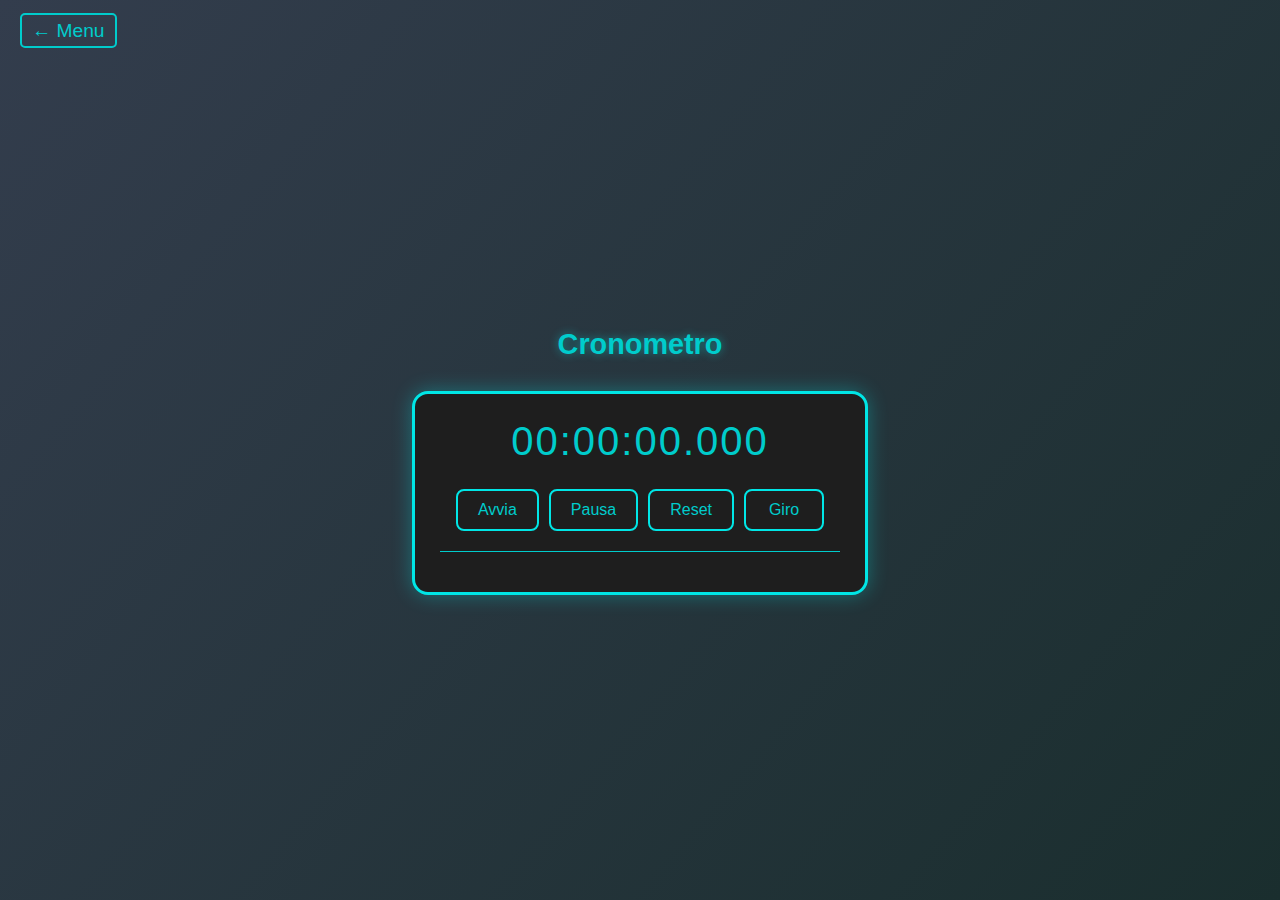
<file: cronometro.html>
<!DOCTYPE html>

<html lang="it">

<head>

    <meta charset="UTF-8">
    <meta name="viewport" content="width=device-width, initial-scale=1.0">
    
	<title>Cronometro</title>
    <link rel="stylesheet" href="styles.css">

</head>

<body>

    <nav class="top-nav">
        <a href="index.html" class="back-button">← Menu</a>
    </nav>

    <div class="stopwatch-page">
        
		<h2>Cronometro</h2>
        
		<div class="stopwatch-container">
            
			<div class="stopwatch-display" id="stopwatch-display">00:00:00.000</div>
            
			<div class="stopwatch-buttons">
                <button id="start-stopwatch">Avvia</button>
                <button id="pause-stopwatch">Pausa</button>
                <button id="reset-stopwatch">Reset</button>
                <button id="lap-stopwatch">Giro</button>
            </div>
            
			<div class="laps-container" id="laps-container"></div>
			
        </div>
		
    </div>

    <script src="cronometro.js"></script>
	
</body>

</html>
</file>
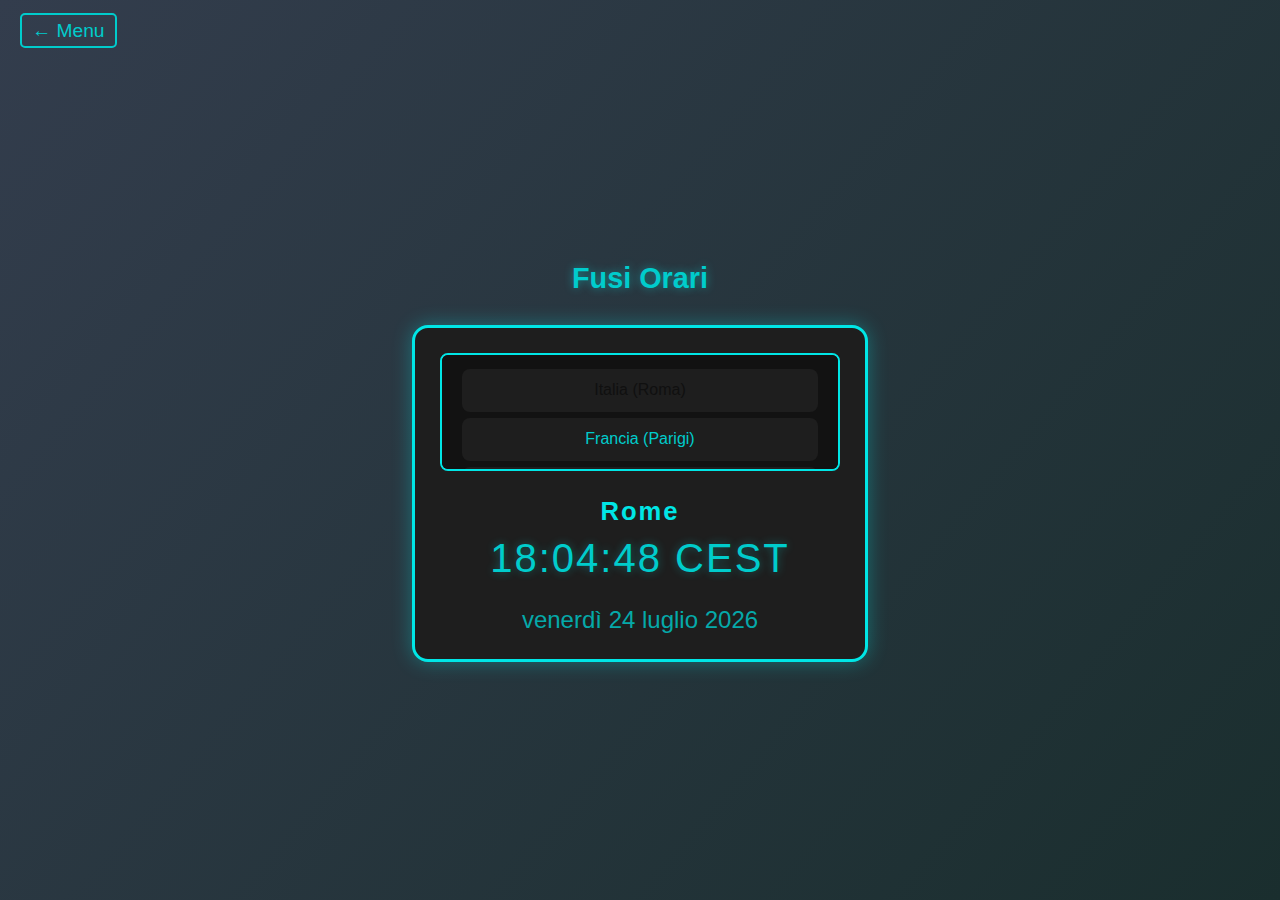
<file: fusi-orari.html>
<!DOCTYPE html>

<html lang="it">

<head>

    <meta charset="UTF-8">
    <meta name="viewport" content="width=device-width, initial-scale=1.0">
    
	<title>Fusi Orari</title>
    <link rel="stylesheet" href="styles.css">

</head>

<body>

    <nav class="top-nav">
        <a href="index.html" class="back-button">← Menu</a>
    </nav>

    <div class="timezone-page">
        
		<h2>Fusi Orari</h2>
		
        <div class="timezone-container">
            
			<select id="timezone-selector" size="2">
                <option value="Europe/Rome" selected>Italia (Roma)</option>
                <option value="Europe/Paris">Francia (Parigi)</option>
                <option value="Europe/Berlin">Germania (Berlino)</option>
                <option value="Europe/London">Regno Unito (Londra)</option>
                <option value="Europe/Madrid">Spagna (Madrid)</option>
				<option value="Europe/Amsterdam">Olanda (Amsterdam)</option>
				<option value="Europe/Athens">Grecia (Atene)</option>
				<option value="Europe/Lisbon">Portogallo (Lisbona)</option>
				<option value="Europe/Stockholm">Svezia (Stoccolma)</option>
				<option value="Europe/Zurich">Svizzera (Zurigo)</option>
				<option value="Europe/Moscow">Russia (Mosca)</option>
				<option value="America/Toronto">Canada (Toronto)</option>
                <option value="America/New_York">USA (New York)</option>
                <option value="America/Los_Angeles">USA (Los Angeles)</option>
                <option value="America/Sao_Paulo">Brasile (San Paolo)</option>
				<option value="America/Buenos_Aires">Argentina (Buenos Aires)</option>
				<option value="America/Toronto">Canada (Toronto)</option>
                <option value="America/Mexico_City">Messico (Città del Messico)</option>
				<option value="Asia/Singapore">Singapore (Singapore)</option>
                <option value="Asia/Hong_Kong">Hong Kong (Hong Kong)</option>
                <option value="Asia/Seoul">Corea del Sud (Seoul)</option>
                <option value="Asia/Bangkok">Thailandia (Bangkok)</option>
                <option value="Asia/Jerusalem">Israele (Gerusalemme)</option>
                <option value="Asia/Tokyo">Giappone (Tokyo)</option>
                <option value="Asia/Shanghai">Cina (Shanghai)</option>
                <option value="Asia/Dubai">Emirati Arabi (Dubai)</option>
				<option value="Asia/Jakarta">Indonesia (Jakarta)</option>
                <option value="Africa/Cairo">Egitto (Il Cairo)</option>
                <option value="Africa/Casablanca">Marocco (Casablanca)</option>
				<option value="Africa/Nairobi">Kenya (Nairobi)</option>
				<option value="Africa/Johannesburg">Sudafrica (Johannesburg)</option>
				<option value="Africa/Tunis">Tunisia (Tunisi)</option>
				<option value="Australia/Sydney">Australia (Sydney)</option>
                <option value="Pacific/Auckland">Nuova Zelanda (Auckland)</option>
				<option value="Pacific/Honolulu">USA (Honolulu, Hawaii)</option>
            </select>
			
            <div class="timezone-display" id="timezone-display"></div>
            <div class="timezone-date" id="timezone-date"></div>
			
        </div>
		
    </div>

    <script src="fusi-orari.js"></script>
	
</body>

</html>
</file>
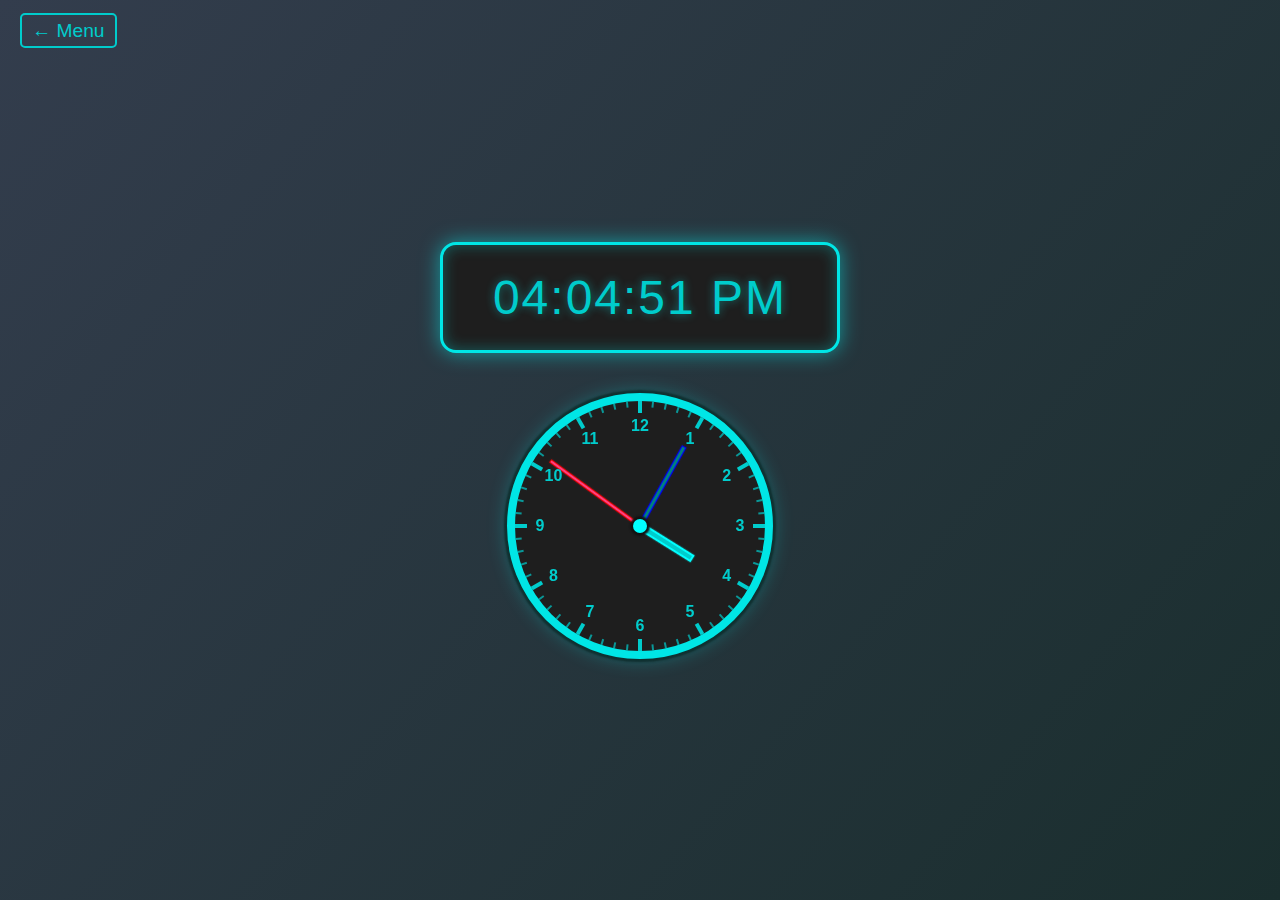
<file: orologio.html>
<!DOCTYPE html>

<html lang="it">

<head>

    <meta charset="UTF-8">
    <meta name="viewport" content="width=device-width, initial-scale=1.0">
    
	<title>Orologio</title>
    <link rel="stylesheet" href="styles.css">
	
</head>

<body>

    <nav class="top-nav">
        <a href="index.html" class="back-button">← Menu</a>
    </nav>

    <div class="container">
        
		<div class="digital-clock-container">
            
			<div class="digital-clock" id="digital-clock">00:00:00 AM</div>
			
        </div>

        <div class="analog-clock" id="analog-clock">
		
            <div class="hand hour" id="hour-hand"></div>
            <div class="hand minute" id="minute-hand"></div>
            <div class="hand second" id="second-hand"></div>
            <div class="center-dot"></div>
			
        </div>
		
    </div>

    <script src="orologio.js"></script>
	
</body>

</html>
</file>
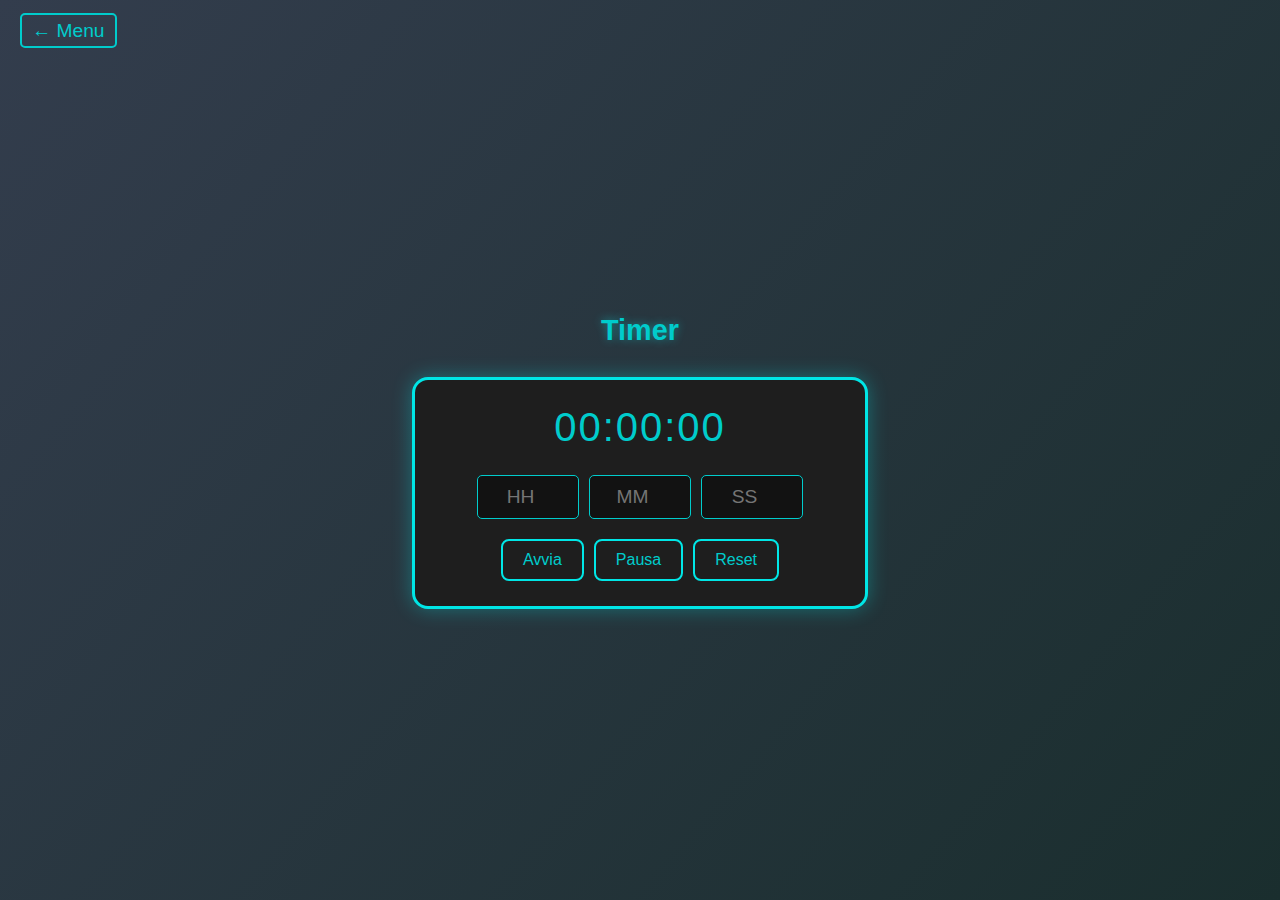
<file: timer.html>
<!DOCTYPE html>

<html lang="it">

<head>

    <meta charset="UTF-8">
    <meta name="viewport" content="width=device-width, initial-scale=1.0">
    
	<title>Timer</title>
    <link rel="stylesheet" href="styles.css">
	
</head>

<body>

    <nav class="top-nav">
        <a href="index.html" class="back-button">← Menu</a>
    </nav>

    <div class="timer-page">
        
		<h2>Timer</h2>
        
		<div class="timer-container">
            
			<div class="timer-display" id="timer-display">00:00:00</div>
            
			<div class="timer-controls">
			
                <input type="number" id="hours-input" min="0" max="23" placeholder="HH">
                <input type="number" id="minutes-input" min="0" max="59" placeholder="MM">
                <input type="number" id="seconds-input" min="0" max="59" placeholder="SS">
				
            </div>
			
            <div class="timer-buttons">
			
                <button id="start-timer">Avvia</button>
                <button id="pause-timer">Pausa</button>
                <button id="reset-timer">Reset</button>
				
            </div>
			
        </div>
		
    </div>

    <script src="timer.js"></script>
	
</body>

</html>
</file>
<file: styles.css>
body {
	
    display: flex;
    justify-content: center;
    align-items: center;
    min-height: 100vh;
    margin: 0;
    font-family: 'Segoe UI', sans-serif;
    background: linear-gradient(130deg, #333d4d 0%, #1a2e2e 100%);
    padding: 20px;
    box-sizing: border-box;
    color: #00cccc;
}

/* Menu principale */
.main-menu {
	
    text-align: center;
    max-width: 500px;
    width: 100%;
}

.main-menu h1 {
	
    margin-bottom: 40px;
    text-shadow: 0 0 8px rgba(0, 255, 255, 0.4);
}

.menu-buttons {
	
    display: flex;
    flex-direction: column;
    gap: 15px;
}

.menu-button {
	
    padding: 15px 30px;
    background-color: #1e1e1e;
    color: #00cccc;
    border: 2px solid #00e6e6;
    border-radius: 8px;
    text-decoration: none;
    font-size: 1.2rem;
    transition: all 0.3s ease;
    box-shadow: 0 0 10px rgba(0, 255, 255, 0.4);
}

.menu-button:hover {
	
    background-color: #00cccc;
    color: #121212;
    box-shadow: 0 0 20px rgba(0, 255, 255, 0.7);
}

/* Navigazione */
.top-nav {
	
    position: absolute;
    top: 20px;
    left: 20px;	
}

.back-button {
	
    color: #00cccc;
    text-decoration: none;
    font-size: 1.2rem;
    padding: 5px 10px;
    border: 2px solid #00cccc;
    border-radius: 5px;
    transition: all 0.3s ease;
}

.back-button:hover {
	
    background-color: rgba(0, 204, 204, 0.3);
}

/* Pagine contenuto */
.container, .timer-page, .stopwatch-page, .timezone-page {
	
    display: flex;
    flex-direction: column;
    align-items: center;
    width: 100%;
    max-width: 500px;
}

/* Orologio digitale */
.digital-clock-container {
	
    width: 100%;
    display: flex;
    justify-content: center;
    margin-bottom: 40px;
}

.digital-clock {
	
    color: #00cccc;
    font-size: 3rem;
    background: #1e1e1e;
    padding: 25px 50px;
    border-radius: 16px;
    box-shadow: 
        0 0 20px rgba(0, 255, 255, 0.5),
        inset 0 0 15px rgba(0, 255, 255, 0.3);
    letter-spacing: 2px;
    border: 3px solid #00e6e6;
    text-shadow: 0 0 10px rgba(0, 255, 255, 0.4);
    animation: pulse 1.5s infinite alternate;
    width: auto;
    display: inline-block;
}

@keyframes pulse {
	
    from {
		
        box-shadow: 
            0 0 20px rgba(0, 255, 255, 0.5),
            inset 0 0 15px rgba(0, 255, 255, 0.3);
    }
    to {
		
        box-shadow: 
            0 0 30px rgba(0, 255, 255, 0.8),
            inset 0 0 20px rgba(0, 255, 255, 0.4);
    }
}

/* Orologio analogico */
.analog-clock {
	
    position: relative;
    width: 250px;
    height: 250px;
    border: 8px solid #00e6e6;
    border-radius: 50%;
    background-color: #1e1e1e;
    box-shadow: 
        0 0 20px rgba(0, 255, 255, 0.3),
        0 0 2px 3px #121212;
}

.hand {
	
    position: absolute;
    top: 50%;
    left: 50%;
    transform-origin: bottom;
    transform: translate(-50%, -100%) rotate(0deg);
	
	will-change: transform;
    backface-visibility: hidden;
	transform-style: preserve-3d;
}

.hour {
	
    width: 4px;
    height: 60px;
    background-color: #00cccc;
    box-shadow: 0 0 1px 2px #00ffff;   
}

.minute {
	
    width: 3px;
    height: 90px;
    background-color: #008080;
    box-shadow: 0 0 1px 1px blue; 
}

.second {
	
    width: 2px;
    height: 110px;
    background-color: #ff4081;
    box-shadow: 0 0 1px 1px red;
}

.center-dot {
	
    position: absolute;
    width: 14px;
    height: 14px;
    background-color: #00ffff;
    border-radius: 50%;
    top: 50%;
    left: 50%;
    transform: translate(-50%, -50%);
    box-shadow: 0 0 2px 3px #121212;
}

.numero-ora {
	
    position: absolute;
    color: #00cccc;
    font-size: 1rem;
    font-weight: bold;
    transform: translate(-50%, -50%);
}

.tacca-ora {
	
    position: absolute;
    width: 4px;
    height: 12px;
    background-color: #00cccc;
    transform-origin: 50% 125px;
    top: 50%;
    left: 50%;
    margin-left: -2px;
    margin-top: -125px;
}

.tacca-minuto {
	
    position: absolute;
    width: 2px;
    height: 6px;
    background-color: #00cccc;
    opacity: 0.7;
    transform-origin: 50% 125px;
    top: 50%;
    left: 50%;
    margin-left: -1px;
    margin-top: -125px;
}

/* Timer e Cronometro */
.timer-page h2, .stopwatch-page h2, .timezone-page h2 {
	
    margin-bottom: 30px;
    text-shadow: 0 0 10px rgba(0, 255, 255, 0.4);
	font-size: 1.8rem;
}

.timer-container, .stopwatch-container, .timezone-container {
	
    background-color: #1e1e1e;
    padding: 25px;
    border-radius: 16px;
    border: 3px solid #00e6e6;
    box-shadow: 0 0 20px rgba(0, 255, 255, 0.3);
    width: 100%;
    max-width: 400px;
}

.timer-display, .stopwatch-display, .timezone-display {
	
    font-size: 2.5rem;
    text-align: center;
    margin-bottom: 25px;
    letter-spacing: 2px;
}

.timer-controls {
	
    display: flex;
    justify-content: center;
    gap: 10px;
    margin-bottom: 20px;
}

.timer-controls input {
	
    width: 80px;
    padding: 10px;
    background-color: #121212;
    border: 1px solid #00cccc;
    color: #00cccc;
    font-size: 1.2rem;
    text-align: center;
    border-radius: 5px;
}

.timer-buttons, .stopwatch-buttons {
	
    display: flex;
    justify-content: center;
    gap: 10px;
    flex-wrap: wrap;
}

.timer-buttons button, .stopwatch-buttons button {
	
    padding: 10px 20px;
    background-color: #1e1e1e;
    color: #00cccc;
    border: 2px solid #00e6e6;
    border-radius: 8px;
    cursor: pointer;
    font-size: 1rem;
    transition: all 0.3s ease;
    min-width: 80px;
}

.timer-buttons button:hover, .stopwatch-buttons button:hover {
	
    background-color: #00cccc;
    color: #121212;
}

/* Cronometro */
.laps-container {
	
    margin-top: 20px;
    max-height: 150px;
    overflow-y: auto;
    border-top: 1px solid #00cccc;
    padding-top: 15px;
	
	scroll-behavior: smooth;
	display: flex;
    flex-direction: column;
    gap: 8px;
    padding-right: 8px;
}

.lap-item {
	
    padding: 8px 0;
    border-bottom: 1px solid rgba(0, 204, 204, 0.4);
    color: #00cccc;
    text-align: center;
}

/* Fusi orari */
.timezone-city {
	
    font-size: 1.6rem;
    font-weight: bold;
    display: block;
    margin-bottom: -35px;
    color: #00e6e6;
}

.timezone-time {
	
    font-size: 2.5rem;
    display: block;
    text-shadow: 0 0 10px rgba(0, 255, 255, 0.3);
}

.timezone-date {
	
    font-size: 1.5rem;
    margin-top: 20px;
    color: #00cccc;
    opacity: 0.8;
	text-align: center
}

.timezone-container select {
    
	width: 100%;
    padding: 14px;
    background-color: #121212;
    color: #00cccc;
    border: 2px solid #00e6e6;
    border-radius: 8px;
    margin-bottom: 25px;
    font-size: 1rem;
    cursor: pointer;
    height: auto;
    max-height: 200px;
    overflow-y: auto;
}

.timezone-container select option {
    
	padding: 12px 20px;
    background-color: #1e1e1e;
    margin: 0px 6px 6px 6px;
    border-radius: 8px;
	text-align: center
}

.timezone-container select option:hover {
    
	background-color: #00cccc;
    color: #121212;
}


/* Media query per schermi fino a 768px (tipico per smartphone) */
@media only screen and (max-width: 768px) {
    
	body {
		
        padding: 10px;
        font-size: 14px;
    }

    .main-menu h1 {
		
        font-size: 1.8rem;
        margin-bottom: 20px;
    }

    .menu-button {
        padding: 12px 20px;
        font-size: 1rem;
    }
	
    /* Orologio analogico */
    #analog-clock {
		
        display: none !important;
        visibility: hidden !important;
        opacity: 0 !important;
        height: 0 !important;
        width: 0 !important;
        overflow: hidden !important;
        position: absolute !important;
        clip: rect(0, 0, 0, 0) !important;
    }
    
    .digital-clock-container {
		
        margin-bottom: 0; /* Riduce lo spazio sotto il digitale */
    }
    
    /* Opzionale: ingrandisce l'orologio digitale per mobile */
    .digital-clock {
		
        font-size: 2rem;
        padding: 20px 40px;
    }

    /* Timer e Cronometro */
    .timer-display, .stopwatch-display, .timezone-display {
		
        font-size: 1.8rem;
    }

    .timer-controls input {
		
        width: 60px;
        font-size: 1rem;
    }

    .timer-buttons button, .stopwatch-buttons button {
		
        padding: 8px 15px;
        font-size: 0.9rem;
        min-width: 70px;
    }

    /* Fusi orari */
    .timezone-city {
		
        font-size: 1.3rem;
        margin-bottom: -25px;
    }

    .timezone-time {
		
        font-size: 2rem;
    }

    .timezone-date {
		
        font-size: 1.2rem;
    }

    .timezone-container select {
		
        padding: 10px;
        font-size: 0.9rem;
    }

    /* Layout generale per pagine di contenuto */
    .container, .timer-page, .stopwatch-page, .timezone-page {
		
        padding-top: 50px; /* Spazio per il pulsante di ritorno */
    }

    /* Pulsante di ritorno */
    .back-button {
		
        font-size: 1rem;
        padding: 5px 8px;
    }
}

/* Media query per schermi molto piccoli (fino a 480px) */
@media only screen and (max-width: 480px) {
    
	.digital-clock {
		
        font-size: 2rem;
        padding: 30px 40px;
    }

    .timer-display, .stopwatch-display, .timezone-display {
		
        font-size: 1.5rem;
    }

    .timer-controls input {
		
        width: 50px;
        padding: 8px;
    }

    .timer-buttons, .stopwatch-buttons {
		
        flex-direction: column;
        align-items: center;
    }

    .timer-buttons button, .stopwatch-buttons button {
		
        width: 80%;
        margin-bottom: 5px;
    }

    .timezone-container select {
		
        font-size: 0.8rem;
    }
}
</file>
